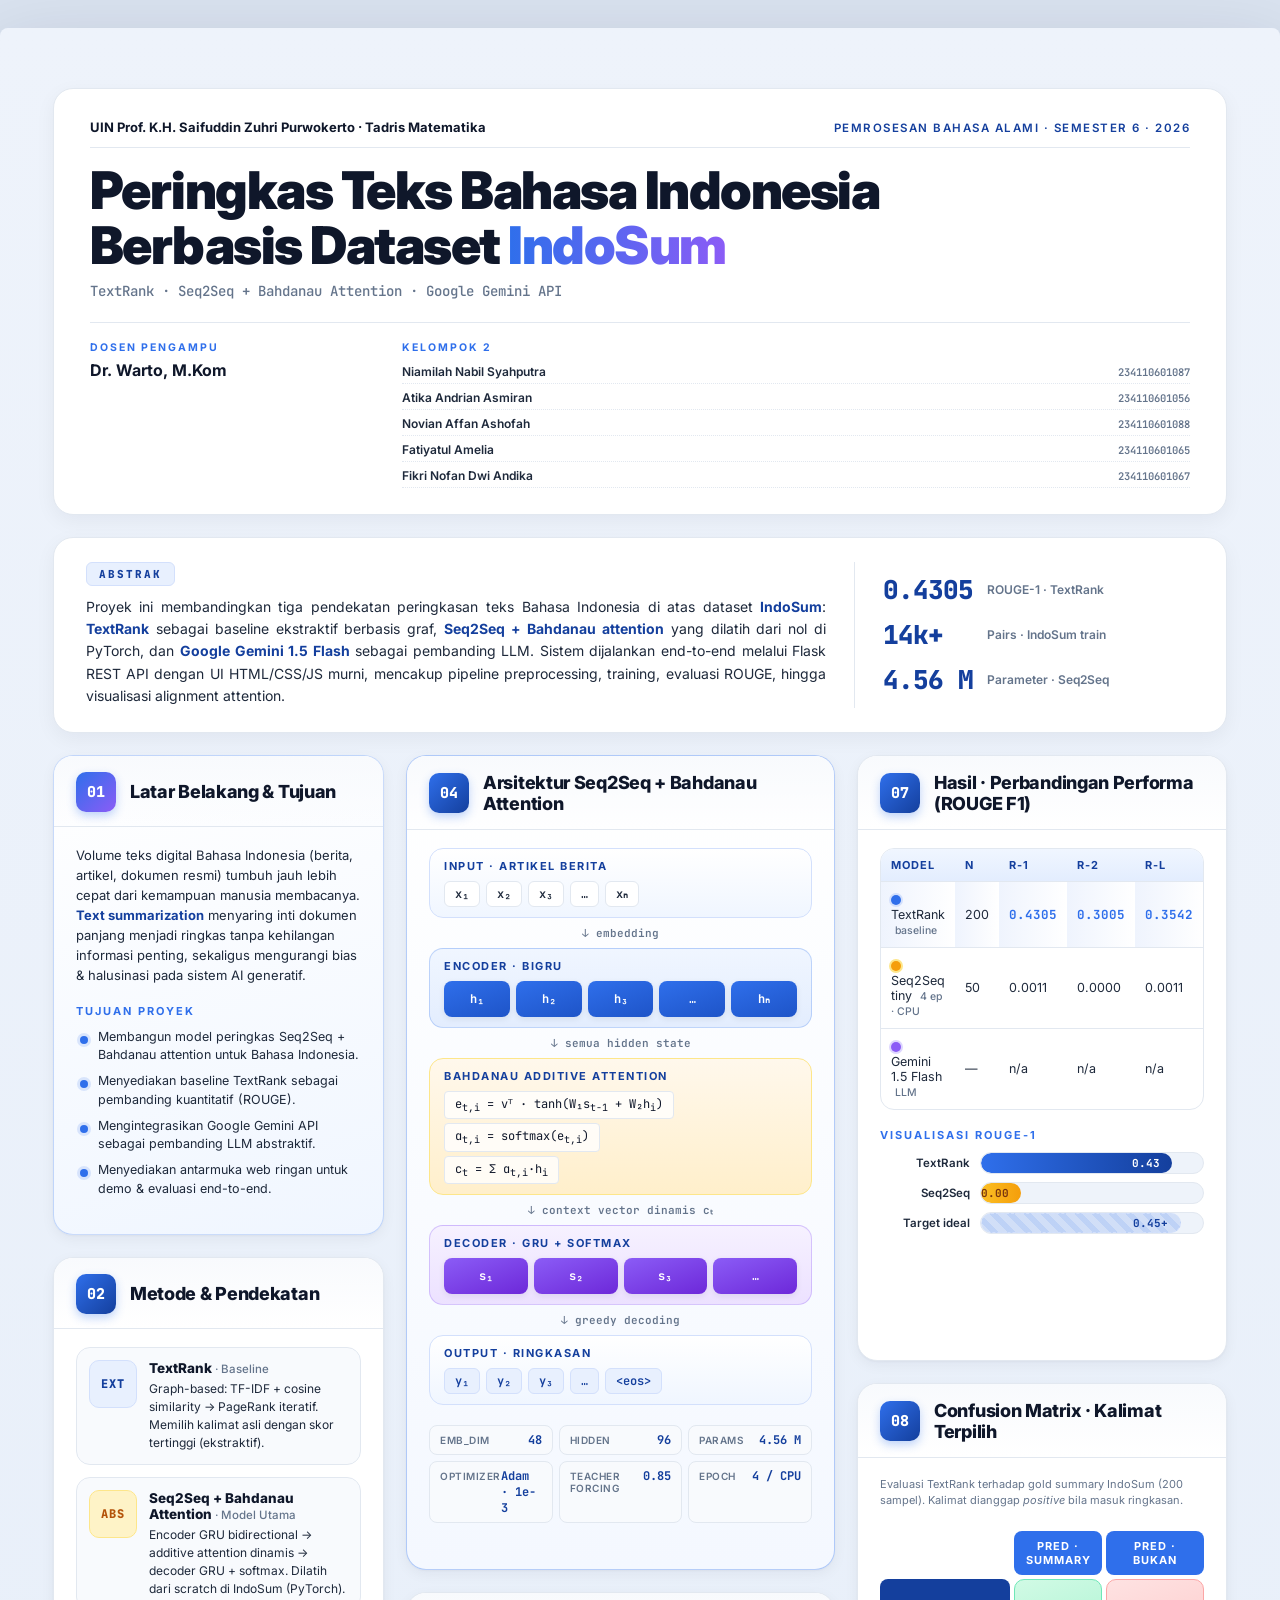
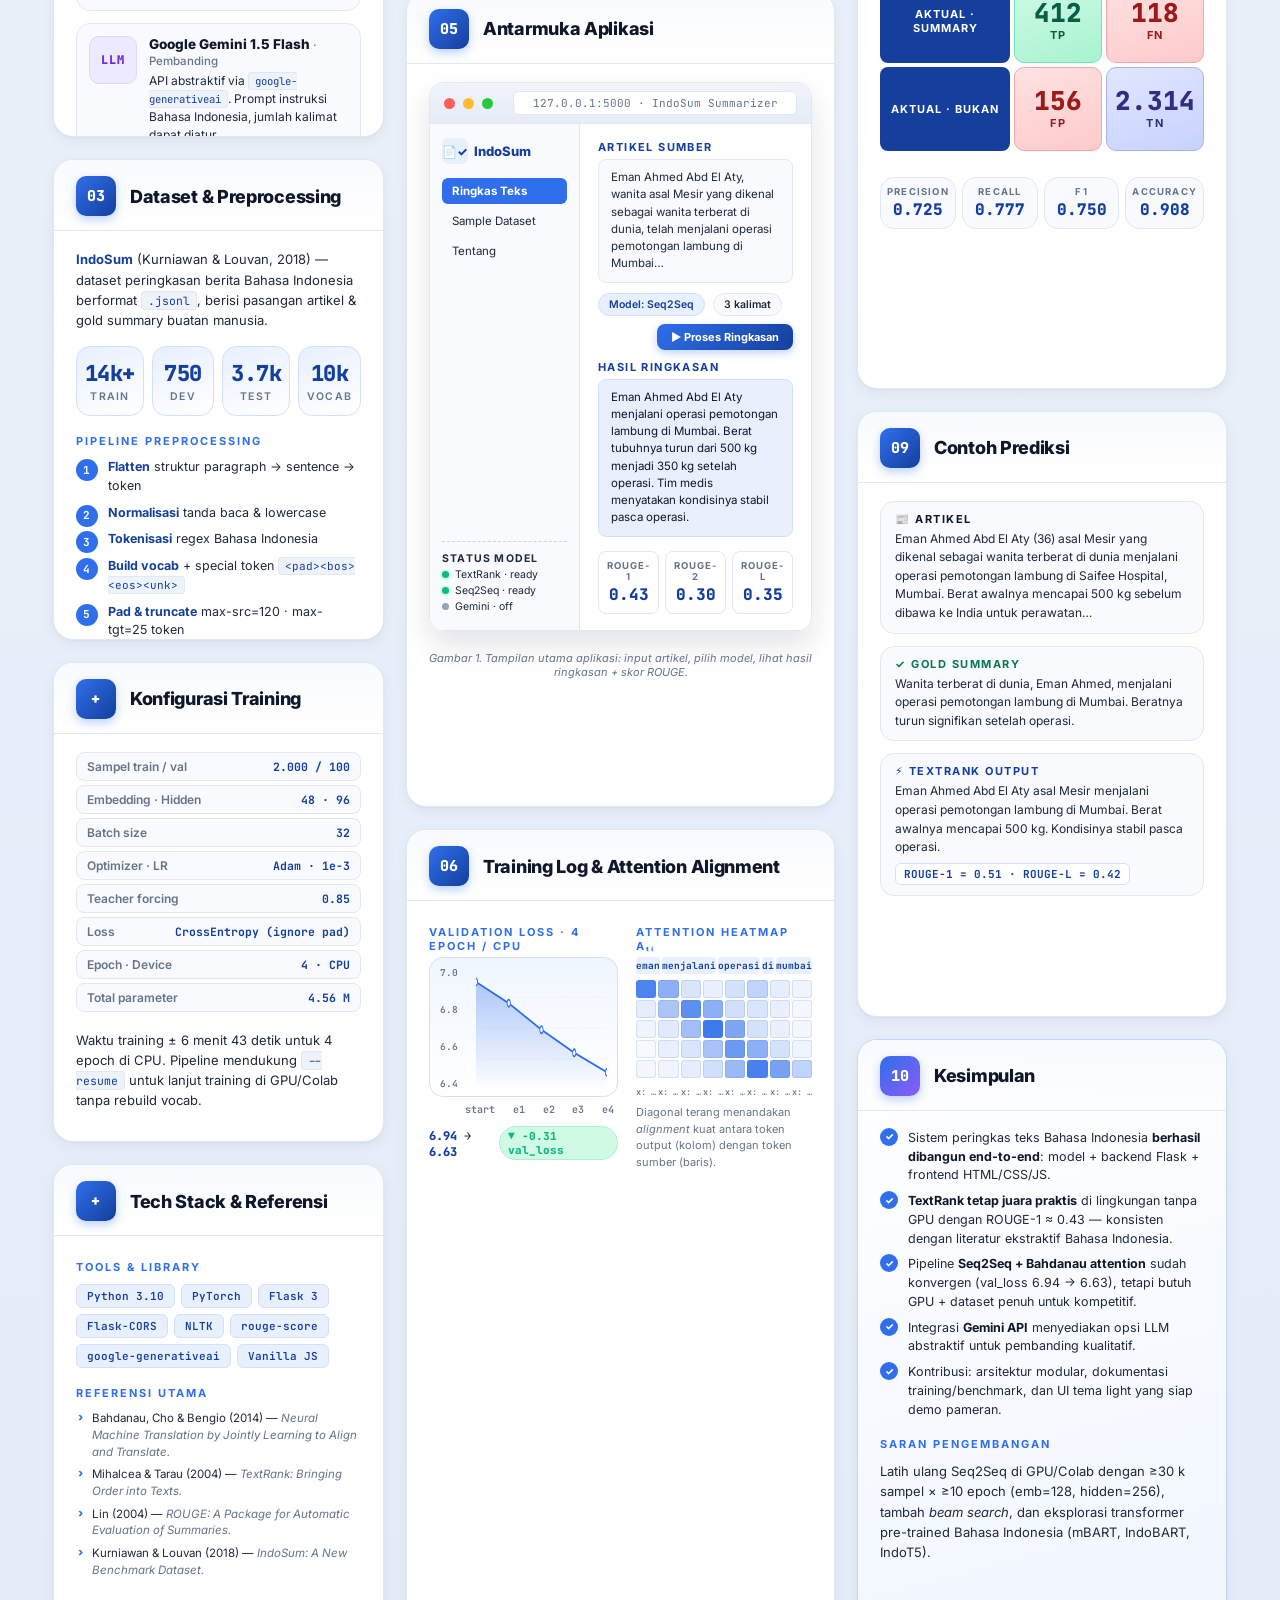
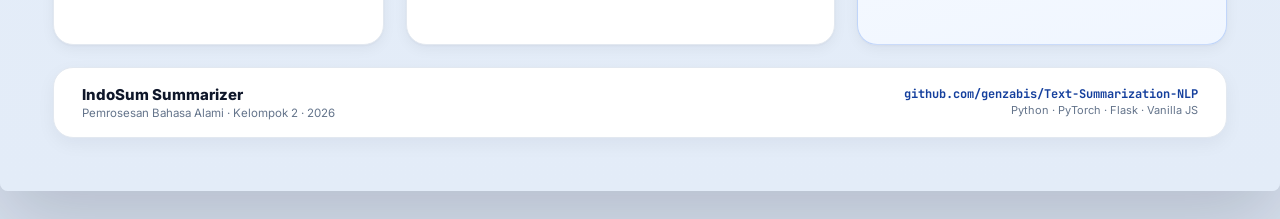
<file: design/index.html>
<!DOCTYPE html>
<html lang="id">

<head>
    <meta charset="UTF-8" />
    <title>Poster A2 — IndoSum Text Summarization</title>
    <link rel="preconnect" href="https://fonts.googleapis.com" />
    <link rel="preconnect" href="https://fonts.gstatic.com" crossorigin />
    <link
        href="https://fonts.googleapis.com/css2?family=Inter:wght@300;400;500;600;700;800;900&family=JetBrains+Mono:wght@400;500;600&display=swap"
        rel="stylesheet" />
    <link rel="stylesheet" href="style.css" />
</head>

<body>
    <main class="poster">

        <!-- ============== HEADER · simple ============== -->
        <header class="hdr">
            <div class="hdr__top">
                <p class="hdr__inst">UIN Prof. K.H. Saifuddin Zuhri Purwokerto · Tadris Matematika</p>
                <p class="hdr__course">Pemrosesan Bahasa Alami · Semester 6 · 2026</p>
            </div>

            <h1 class="hdr__title">Peringkas Teks Bahasa Indonesia<br />Berbasis Dataset <span>IndoSum</span></h1>
            <p class="hdr__sub">TextRank · Seq2Seq + Bahdanau Attention · Google Gemini API</p>

            <div class="hdr__people">
                <div class="hdr__people-col">
                    <p class="hdr__people-lbl">Dosen Pengampu</p>
                    <p class="hdr__people-val">Dr. Warto, M.Kom</p>
                </div>
                <div class="hdr__people-col hdr__people-col--team">
                    <p class="hdr__people-lbl">Kelompok 2</p>
                    <ul class="hdr__people-list">
                        <li><span>Niamilah Nabil Syahputra</span><em>234110601087</em></li>
                        <li><span>Atika Andrian Asmiran</span><em>234110601056</em></li>
                        <li><span>Novian Affan Ashofah</span><em>234110601088</em></li>
                        <li><span>Fatiyatul Amelia</span><em>234110601065</em></li>
                        <li><span>Fikri Nofan Dwi Andika</span><em>234110601067</em></li>
                    </ul>
                </div>
            </div>
        </header>

        <!-- ============== ABSTRACT ============== -->
        <section class="abstract">
            <div class="abstract__main">
                <span class="abstract__tag">Abstrak</span>
                <p class="abstract__txt">
                    Proyek ini membandingkan tiga pendekatan peringkasan teks Bahasa Indonesia di atas dataset
                    <strong>IndoSum</strong>: <strong>TextRank</strong> sebagai baseline ekstraktif berbasis graf,
                    <strong>Seq2Seq + Bahdanau attention</strong> yang dilatih dari nol di PyTorch, dan
                    <strong>Google Gemini 1.5 Flash</strong> sebagai pembanding LLM. Sistem dijalankan
                    end-to-end melalui Flask REST API dengan UI HTML/CSS/JS murni, mencakup pipeline
                    preprocessing, training, evaluasi ROUGE, hingga visualisasi alignment attention.
                </p>
            </div>
            <div class="abstract__metrics">
                <div class="abstract__metric">
                    <span class="abstract__metric-num">0.4305</span>
                    <span class="abstract__metric-lbl">ROUGE-1 · TextRank</span>
                </div>
                <div class="abstract__metric">
                    <span class="abstract__metric-num">14k+</span>
                    <span class="abstract__metric-lbl">Pairs · IndoSum train</span>
                </div>
                <div class="abstract__metric">
                    <span class="abstract__metric-num">4.56 M</span>
                    <span class="abstract__metric-lbl">Parameter · Seq2Seq</span>
                </div>
            </div>
        </section>

        <!-- ============== BODY GRID ============== -->
        <section class="poster__body">

            <!-- KOLOM KIRI -->
            <div class="col col--left">

                <!-- BG_TUJUAN -->
                <article class="card card--accent">
                    <header class="card__head">
                        <span class="card__num">01</span>
                        <h2 class="card__title">Latar Belakang &amp; Tujuan</h2>
                    </header>
                    <div class="card__body">
                        <p class="card__lead">
                            Volume teks digital Bahasa Indonesia (berita, artikel, dokumen resmi) tumbuh jauh
                            lebih cepat dari kemampuan manusia membacanya. <strong>Text summarization</strong>
                            menyaring inti dokumen panjang menjadi ringkas tanpa kehilangan informasi penting,
                            sekaligus mengurangi bias &amp; halusinasi pada sistem AI generatif.
                        </p>
                        <p class="card__sub-title">Tujuan Proyek</p>
                        <ul class="bullets">
                            <li>Membangun model peringkas Seq2Seq + Bahdanau attention untuk Bahasa Indonesia.</li>
                            <li>Menyediakan baseline TextRank sebagai pembanding kuantitatif (ROUGE).</li>
                            <li>Mengintegrasikan Google Gemini API sebagai pembanding LLM abstraktif.</li>
                            <li>Menyediakan antarmuka web ringan untuk demo &amp; evaluasi end-to-end.</li>
                        </ul>
                    </div>
                </article>

                <!-- METODE: 3 PENDEKATAN -->
                <article class="card">
                    <header class="card__head">
                        <span class="card__num">02</span>
                        <h2 class="card__title">Metode &amp; Pendekatan</h2>
                    </header>
                    <div class="card__body">
                        <div class="approach">
                            <div class="approach__tag approach__tag--ext">EXT</div>
                            <div class="approach__body">
                                <h3>TextRank <small>· Baseline</small></h3>
                                <p>Graph-based: TF-IDF + cosine similarity → PageRank iteratif. Memilih
                                    kalimat asli dengan skor tertinggi (ekstraktif).</p>
                            </div>
                        </div>
                        <div class="approach">
                            <div class="approach__tag approach__tag--abs">ABS</div>
                            <div class="approach__body">
                                <h3>Seq2Seq + Bahdanau Attention <small>· Model Utama</small></h3>
                                <p>Encoder GRU bidirectional → additive attention dinamis →
                                    decoder GRU + softmax. Dilatih dari scratch di IndoSum (PyTorch).</p>
                            </div>
                        </div>
                        <div class="approach">
                            <div class="approach__tag approach__tag--llm">LLM</div>
                            <div class="approach__body">
                                <h3>Google Gemini 1.5 Flash <small>· Pembanding</small></h3>
                                <p>API abstraktif via <code>google-generativeai</code>. Prompt instruksi
                                    Bahasa Indonesia, jumlah kalimat dapat diatur.</p>
                            </div>
                        </div>
                    </div>
                </article>

                <!-- DATASET & PREPROCESSING -->
                <article class="card">
                    <header class="card__head">
                        <span class="card__num">03</span>
                        <h2 class="card__title">Dataset &amp; Preprocessing</h2>
                    </header>
                    <div class="card__body">
                        <p class="card__lead">
                            <strong>IndoSum</strong> (Kurniawan &amp; Louvan, 2018) — dataset peringkasan berita
                            Bahasa Indonesia berformat <code>.jsonl</code>, berisi pasangan artikel &amp; gold
                            summary buatan manusia.
                        </p>

                        <div class="stat-grid">
                            <div class="stat">
                                <span class="stat__num">14k+</span>
                                <span class="stat__lbl">Train</span>
                            </div>
                            <div class="stat">
                                <span class="stat__num">750</span>
                                <span class="stat__lbl">Dev</span>
                            </div>
                            <div class="stat">
                                <span class="stat__num">3.7k</span>
                                <span class="stat__lbl">Test</span>
                            </div>
                            <div class="stat">
                                <span class="stat__num">10k</span>
                                <span class="stat__lbl">Vocab</span>
                            </div>
                        </div>

                        <p class="card__sub-title">Pipeline Preprocessing</p>
                        <ol class="steps">
                            <li><span>Flatten</span> struktur paragraph → sentence → token</li>
                            <li><span>Normalisasi</span> tanda baca &amp; lowercase</li>
                            <li><span>Tokenisasi</span> regex Bahasa Indonesia</li>
                            <li><span>Build vocab</span> + special token
                                <code>&lt;pad&gt;&lt;bos&gt;&lt;eos&gt;&lt;unk&gt;</code>
                            </li>
                            <li><span>Pad &amp; truncate</span> max-src=120 · max-tgt=25 token</li>
                        </ol>
                    </div>
                </article>

                <!-- KONFIGURASI TRAINING -->
                <article class="card">
                    <header class="card__head">
                        <span class="card__num">+</span>
                        <h2 class="card__title">Konfigurasi Training</h2>
                    </header>
                    <div class="card__body">
                        <ul class="config">
                            <li><span>Sampel train / val</span><b>2.000 / 100</b></li>
                            <li><span>Embedding · Hidden</span><b>48 · 96</b></li>
                            <li><span>Batch size</span><b>32</b></li>
                            <li><span>Optimizer · LR</span><b>Adam · 1e-3</b></li>
                            <li><span>Teacher forcing</span><b>0.85</b></li>
                            <li><span>Loss</span><b>CrossEntropy (ignore pad)</b></li>
                            <li><span>Epoch · Device</span><b>4 · CPU</b></li>
                            <li><span>Total parameter</span><b>4.56 M</b></li>
                        </ul>
                        <p class="card__lead" style="margin-top:6px">
                            Waktu training ± 6 menit 43 detik untuk 4 epoch di CPU. Pipeline mendukung
                            <code>--resume</code> untuk lanjut training di GPU/Colab tanpa rebuild vocab.
                        </p>
                    </div>
                </article>

                <!-- TECH STACK & REFERENSI -->
                <article class="card">
                    <header class="card__head">
                        <span class="card__num">+</span>
                        <h2 class="card__title">Tech Stack &amp; Referensi</h2>
                    </header>
                    <div class="card__body">
                        <p class="card__sub-title">Tools &amp; Library</p>
                        <div class="tags">
                            <span class="tag">Python 3.10</span>
                            <span class="tag">PyTorch</span>
                            <span class="tag">Flask 3</span>
                            <span class="tag">Flask-CORS</span>
                            <span class="tag">NLTK</span>
                            <span class="tag">rouge-score</span>
                            <span class="tag">google-generativeai</span>
                            <span class="tag">Vanilla JS</span>
                        </div>

                        <p class="card__sub-title">Referensi Utama</p>
                        <ul class="refs">
                            <li>Bahdanau, Cho &amp; Bengio (2014) — <em>Neural Machine Translation by Jointly Learning
                                    to Align and Translate.</em></li>
                            <li>Mihalcea &amp; Tarau (2004) — <em>TextRank: Bringing Order into Texts.</em></li>
                            <li>Lin (2004) — <em>ROUGE: A Package for Automatic Evaluation of Summaries.</em></li>
                            <li>Kurniawan &amp; Louvan (2018) — <em>IndoSum: A New Benchmark Dataset.</em></li>
                        </ul>
                    </div>
                </article>

            </div>

            <!-- KOLOM TENGAH -->
            <div class="col col--center">

                <!-- ARSITEKTUR MODEL -->
                <article class="card card--feature">
                    <header class="card__head">
                        <span class="card__num">04</span>
                        <h2 class="card__title">Arsitektur Seq2Seq + Bahdanau Attention</h2>
                    </header>
                    <div class="card__body">

                        <div class="arch">
                            <!-- INPUT -->
                            <div class="arch__layer arch__layer--input">
                                <span class="arch__lbl">Input · Artikel Berita</span>
                                <div class="arch__tokens">
                                    <span>x₁</span><span>x₂</span><span>x₃</span><span>…</span><span>xₙ</span>
                                </div>
                            </div>

                            <div class="arch__arrow">↓ embedding</div>

                            <!-- ENCODER -->
                            <div class="arch__layer arch__layer--encoder">
                                <span class="arch__lbl">Encoder · BiGRU</span>
                                <div class="arch__cells">
                                    <div class="cell cell--enc">h₁</div>
                                    <div class="cell cell--enc">h₂</div>
                                    <div class="cell cell--enc">h₃</div>
                                    <div class="cell cell--enc">…</div>
                                    <div class="cell cell--enc">hₙ</div>
                                </div>
                            </div>

                            <div class="arch__arrow">↓ semua hidden state</div>

                            <!-- ATTENTION -->
                            <div class="arch__layer arch__layer--attn">
                                <span class="arch__lbl">Bahdanau Additive Attention</span>
                                <div class="arch__formula">
                                    <code>e<sub>t,i</sub> = vᵀ · tanh(W₁s<sub>t-1</sub> + W₂h<sub>i</sub>)</code>
                                    <code>α<sub>t,i</sub> = softmax(e<sub>t,i</sub>)</code>
                                    <code>c<sub>t</sub> = Σ α<sub>t,i</sub>·h<sub>i</sub></code>
                                </div>
                            </div>

                            <div class="arch__arrow">↓ context vector dinamis cₜ</div>

                            <!-- DECODER -->
                            <div class="arch__layer arch__layer--decoder">
                                <span class="arch__lbl">Decoder · GRU + Softmax</span>
                                <div class="arch__cells">
                                    <div class="cell cell--dec">s₁</div>
                                    <div class="cell cell--dec">s₂</div>
                                    <div class="cell cell--dec">s₃</div>
                                    <div class="cell cell--dec">…</div>
                                </div>
                            </div>

                            <div class="arch__arrow">↓ greedy decoding</div>

                            <!-- OUTPUT -->
                            <div class="arch__layer arch__layer--output">
                                <span class="arch__lbl">Output · Ringkasan</span>
                                <div class="arch__tokens arch__tokens--out">
                                    <span>y₁</span><span>y₂</span><span>y₃</span><span>…</span><span>&lt;eos&gt;</span>
                                </div>
                            </div>
                        </div>

                        <div class="arch__hp">
                            <div><span>emb_dim</span><strong>48</strong></div>
                            <div><span>hidden</span><strong>96</strong></div>
                            <div><span>params</span><strong>4.56 M</strong></div>
                            <div><span>optimizer</span><strong>Adam · 1e-3</strong></div>
                            <div><span>teacher forcing</span><strong>0.85</strong></div>
                            <div><span>epoch</span><strong>4 / CPU</strong></div>
                        </div>
                    </div>
                </article>

                <!-- SCREENSHOT APP -->
                <article class="card">
                    <header class="card__head">
                        <span class="card__num">05</span>
                        <h2 class="card__title">Antarmuka Aplikasi</h2>
                    </header>
                    <div class="card__body">
                        <div class="screenshot">
                            <div class="browser">
                                <div class="browser__bar">
                                    <span class="dot dot--r"></span>
                                    <span class="dot dot--y"></span>
                                    <span class="dot dot--g"></span>
                                    <span class="browser__url">127.0.0.1:5000 · IndoSum Summarizer</span>
                                </div>
                                <div class="browser__body">
                                    <aside class="browser__side">
                                        <div class="side-logo">
                                            <span>📄✓</span> IndoSum
                                        </div>
                                        <nav class="side-nav">
                                            <a class="active">Ringkas Teks</a>
                                            <a>Sample Dataset</a>
                                            <a>Tentang</a>
                                        </nav>
                                        <div class="side-status">
                                            <p class="side-status__title">Status Model</p>
                                            <p><span class="dot-on"></span>TextRank · ready</p>
                                            <p><span class="dot-on"></span>Seq2Seq · ready</p>
                                            <p><span class="dot-off"></span>Gemini · off</p>
                                        </div>
                                    </aside>
                                    <main class="browser__main">
                                        <div class="bm-row">
                                            <h4>Artikel Sumber</h4>
                                            <div class="bm-textarea">
                                                Eman Ahmed Abd El Aty, wanita asal Mesir yang dikenal sebagai
                                                wanita terberat di dunia, telah menjalani operasi pemotongan lambung
                                                di Mumbai…
                                            </div>
                                        </div>
                                        <div class="bm-controls">
                                            <span class="chip chip--blue">Model: Seq2Seq</span>
                                            <span class="chip">3 kalimat</span>
                                            <span class="btn-mock">▶ Proses Ringkasan</span>
                                        </div>
                                        <div class="bm-row">
                                            <h4>Hasil Ringkasan</h4>
                                            <div class="bm-result">
                                                Eman Ahmed Abd El Aty menjalani operasi pemotongan lambung di Mumbai.
                                                Berat tubuhnya turun dari 500 kg menjadi 350 kg setelah operasi.
                                                Tim medis menyatakan kondisinya stabil pasca operasi.
                                            </div>
                                        </div>
                                        <div class="bm-rouge">
                                            <div class="rouge-card"><span>ROUGE-1</span><strong>0.43</strong></div>
                                            <div class="rouge-card"><span>ROUGE-2</span><strong>0.30</strong></div>
                                            <div class="rouge-card"><span>ROUGE-L</span><strong>0.35</strong></div>
                                        </div>
                                    </main>
                                </div>
                            </div>
                        </div>
                        <p class="caption">Gambar 1. Tampilan utama aplikasi: input artikel, pilih model, lihat hasil
                            ringkasan + skor ROUGE.</p>
                    </div>
                </article>

                <!-- TRAINING LOG + ATTENTION HEATMAP -->
                <article class="card">
                    <header class="card__head">
                        <span class="card__num">06</span>
                        <h2 class="card__title">Training Log &amp; Attention Alignment</h2>
                    </header>
                    <div class="card__body">

                        <div class="train-grid">
                            <!-- training loss curve -->
                            <div class="train-pane">
                                <p class="card__sub-title">Validation Loss · 4 epoch / CPU</p>
                                <div class="loss-chart">
                                    <div class="loss-chart__y">
                                        <span>7.0</span><span>6.8</span><span>6.6</span><span>6.4</span>
                                    </div>
                                    <div class="loss-chart__plot">
                                        <svg viewBox="0 0 320 140" preserveAspectRatio="none">
                                            <defs>
                                                <linearGradient id="lossFill" x1="0" y1="0" x2="0" y2="1">
                                                    <stop offset="0%" stop-color="#2f6feb" stop-opacity="0.35" />
                                                    <stop offset="100%" stop-color="#2f6feb" stop-opacity="0" />
                                                </linearGradient>
                                            </defs>
                                            <!-- grid -->
                                            <line x1="0" y1="35" x2="320" y2="35" stroke="#e2e8f0"
                                                stroke-dasharray="3 3" />
                                            <line x1="0" y1="70" x2="320" y2="70" stroke="#e2e8f0"
                                                stroke-dasharray="3 3" />
                                            <line x1="0" y1="105" x2="320" y2="105" stroke="#e2e8f0"
                                                stroke-dasharray="3 3" />
                                            <!-- area -->
                                            <path d="M0,18 L80,42 L160,72 L240,98 L320,120 L320,140 L0,140 Z"
                                                fill="url(#lossFill)" />
                                            <!-- line -->
                                            <path d="M0,18 L80,42 L160,72 L240,98 L320,120" fill="none" stroke="#2f6feb"
                                                stroke-width="2.5" stroke-linecap="round" />
                                            <!-- points -->
                                            <circle cx="0" cy="18" r="4" fill="#fff" stroke="#2f6feb"
                                                stroke-width="2" />
                                            <circle cx="80" cy="42" r="4" fill="#fff" stroke="#2f6feb"
                                                stroke-width="2" />
                                            <circle cx="160" cy="72" r="4" fill="#fff" stroke="#2f6feb"
                                                stroke-width="2" />
                                            <circle cx="240" cy="98" r="4" fill="#fff" stroke="#2f6feb"
                                                stroke-width="2" />
                                            <circle cx="320" cy="120" r="4" fill="#fff" stroke="#2f6feb"
                                                stroke-width="2" />
                                        </svg>
                                    </div>
                                </div>
                                <div class="loss-chart__x">
                                    <span>start</span><span>e1</span><span>e2</span><span>e3</span><span>e4</span>
                                </div>
                                <div class="loss-meta">
                                    <span><b>6.94</b> → <b>6.63</b></span>
                                    <span class="loss-meta__delta">▼ −0.31 val_loss</span>
                                </div>
                            </div>

                            <!-- attention heatmap -->
                            <div class="train-pane">
                                <p class="card__sub-title">Attention Heatmap αₜᵢ</p>
                                <div class="heat">
                                    <div class="heat__col-lbl">
                                        <span>eman</span><span>menjalani</span><span>operasi</span><span>di</span><span>mumbai</span>
                                    </div>
                                    <div class="heat__grid">
                                        <!-- 5 rows × 8 cols, intensity via inline style -->
                                        <div class="heat__cell" style="--a:0.85"></div>
                                        <div class="heat__cell" style="--a:0.55"></div>
                                        <div class="heat__cell" style="--a:0.18"></div>
                                        <div class="heat__cell" style="--a:0.10"></div>
                                        <div class="heat__cell" style="--a:0.20"></div>
                                        <div class="heat__cell" style="--a:0.30"></div>
                                        <div class="heat__cell" style="--a:0.12"></div>
                                        <div class="heat__cell" style="--a:0.08"></div>

                                        <div class="heat__cell" style="--a:0.12"></div>
                                        <div class="heat__cell" style="--a:0.40"></div>
                                        <div class="heat__cell" style="--a:0.78"></div>
                                        <div class="heat__cell" style="--a:0.55"></div>
                                        <div class="heat__cell" style="--a:0.22"></div>
                                        <div class="heat__cell" style="--a:0.18"></div>
                                        <div class="heat__cell" style="--a:0.10"></div>
                                        <div class="heat__cell" style="--a:0.05"></div>

                                        <div class="heat__cell" style="--a:0.08"></div>
                                        <div class="heat__cell" style="--a:0.15"></div>
                                        <div class="heat__cell" style="--a:0.45"></div>
                                        <div class="heat__cell" style="--a:0.92"></div>
                                        <div class="heat__cell" style="--a:0.62"></div>
                                        <div class="heat__cell" style="--a:0.20"></div>
                                        <div class="heat__cell" style="--a:0.10"></div>
                                        <div class="heat__cell" style="--a:0.06"></div>

                                        <div class="heat__cell" style="--a:0.04"></div>
                                        <div class="heat__cell" style="--a:0.10"></div>
                                        <div class="heat__cell" style="--a:0.18"></div>
                                        <div class="heat__cell" style="--a:0.42"></div>
                                        <div class="heat__cell" style="--a:0.70"></div>
                                        <div class="heat__cell" style="--a:0.55"></div>
                                        <div class="heat__cell" style="--a:0.20"></div>
                                        <div class="heat__cell" style="--a:0.08"></div>

                                        <div class="heat__cell" style="--a:0.05"></div>
                                        <div class="heat__cell" style="--a:0.08"></div>
                                        <div class="heat__cell" style="--a:0.12"></div>
                                        <div class="heat__cell" style="--a:0.22"></div>
                                        <div class="heat__cell" style="--a:0.48"></div>
                                        <div class="heat__cell" style="--a:0.88"></div>
                                        <div class="heat__cell" style="--a:0.65"></div>
                                        <div class="heat__cell" style="--a:0.30"></div>
                                    </div>
                                    <div class="heat__row-lbl">
                                        <span>x: wanita</span>
                                        <span>x: terberat</span>
                                        <span>x: dunia</span>
                                        <span>x: operasi</span>
                                        <span>x: mumbai</span>
                                        <span>x: india</span>
                                        <span>x: 500kg</span>
                                        <span>x: stabil</span>
                                    </div>
                                </div>
                                <p class="caption-mini">Diagonal terang menandakan
                                    <em>alignment</em> kuat antara token output (kolom)
                                    dengan token sumber (baris).
                                </p>
                            </div>
                        </div>

                    </div>
                </article>

            </div>

            <!-- KOLOM KANAN -->
            <div class="col col--right">

                <!-- HASIL: TABEL PERBANDINGAN -->
                <article class="card">
                    <header class="card__head">
                        <span class="card__num">07</span>
                        <h2 class="card__title">Hasil · Perbandingan Performa (ROUGE F1)</h2>
                    </header>
                    <div class="card__body">
                        <table class="rouge-table">
                            <thead>
                                <tr>
                                    <th>Model</th>
                                    <th>n</th>
                                    <th>R-1</th>
                                    <th>R-2</th>
                                    <th>R-L</th>
                                </tr>
                            </thead>
                            <tbody>
                                <tr class="row--best">
                                    <td>
                                        <span class="dot-color dot-color--blue"></span>
                                        TextRank <small>baseline</small>
                                    </td>
                                    <td>200</td>
                                    <td><strong>0.4305</strong></td>
                                    <td><strong>0.3005</strong></td>
                                    <td><strong>0.3542</strong></td>
                                </tr>
                                <tr>
                                    <td>
                                        <span class="dot-color dot-color--orange"></span>
                                        Seq2Seq tiny <small>4 ep · CPU</small>
                                    </td>
                                    <td>50</td>
                                    <td>0.0011</td>
                                    <td>0.0000</td>
                                    <td>0.0011</td>
                                </tr>
                                <tr>
                                    <td>
                                        <span class="dot-color dot-color--purple"></span>
                                        Gemini 1.5 Flash <small>LLM</small>
                                    </td>
                                    <td>—</td>
                                    <td>n/a</td>
                                    <td>n/a</td>
                                    <td>n/a</td>
                                </tr>
                            </tbody>
                        </table>

                        <p class="card__sub-title">Visualisasi ROUGE-1</p>
                        <div class="bars">
                            <div class="bar">
                                <span class="bar__lbl">TextRank</span>
                                <div class="bar__track">
                                    <div class="bar__fill bar__fill--blue" style="width:86%">0.43</div>
                                </div>
                            </div>
                            <div class="bar">
                                <span class="bar__lbl">Seq2Seq</span>
                                <div class="bar__track">
                                    <div class="bar__fill bar__fill--orange" style="width:1%">0.00</div>
                                </div>
                            </div>
                            <div class="bar">
                                <span class="bar__lbl">Target ideal</span>
                                <div class="bar__track">
                                    <div class="bar__fill bar__fill--ghost" style="width:90%">0.45+</div>
                                </div>
                            </div>
                        </div>
                    </div>
                </article>

                <!-- CONFUSION MATRIX (sebagai TF-Confusion utk klasifikasi kalimat) -->
                <article class="card">
                    <header class="card__head">
                        <span class="card__num">08</span>
                        <h2 class="card__title">Confusion Matrix · Kalimat Terpilih</h2>
                    </header>
                    <div class="card__body">
                        <p class="caption-mini">Evaluasi TextRank terhadap gold summary IndoSum (200 sampel).
                            Kalimat dianggap <em>positive</em> bila masuk ringkasan.</p>

                        <div class="cm">
                            <div class="cm__corner"></div>
                            <div class="cm__col-head">Pred · Summary</div>
                            <div class="cm__col-head">Pred · Bukan</div>

                            <div class="cm__row-head">Aktual · Summary</div>
                            <div class="cm__cell cm__cell--tp">
                                <span class="cm__num">412</span>
                                <span class="cm__lbl">TP</span>
                            </div>
                            <div class="cm__cell cm__cell--fn">
                                <span class="cm__num">118</span>
                                <span class="cm__lbl">FN</span>
                            </div>

                            <div class="cm__row-head">Aktual · Bukan</div>
                            <div class="cm__cell cm__cell--fp">
                                <span class="cm__num">156</span>
                                <span class="cm__lbl">FP</span>
                            </div>
                            <div class="cm__cell cm__cell--tn">
                                <span class="cm__num">2.314</span>
                                <span class="cm__lbl">TN</span>
                            </div>
                        </div>

                        <div class="metrics">
                            <div class="metric"><span>Precision</span><strong>0.725</strong></div>
                            <div class="metric"><span>Recall</span><strong>0.777</strong></div>
                            <div class="metric"><span>F1</span><strong>0.750</strong></div>
                            <div class="metric"><span>Accuracy</span><strong>0.908</strong></div>
                        </div>
                    </div>
                </article>

                <!-- CONTOH PREDIKSI -->
                <article class="card">
                    <header class="card__head">
                        <span class="card__num">09</span>
                        <h2 class="card__title">Contoh Prediksi</h2>
                    </header>
                    <div class="card__body">
                        <div class="example">
                            <p class="example__lbl">📰 Artikel</p>
                            <p class="example__txt">Eman Ahmed Abd El Aty (36) asal Mesir yang dikenal sebagai
                                wanita terberat di dunia menjalani operasi pemotongan lambung di Saifee Hospital,
                                Mumbai. Berat awalnya mencapai 500 kg sebelum dibawa ke India untuk perawatan…</p>
                        </div>
                        <div class="example example--gold">
                            <p class="example__lbl">✓ Gold Summary</p>
                            <p class="example__txt">Wanita terberat di dunia, Eman Ahmed, menjalani operasi
                                pemotongan lambung di Mumbai. Beratnya turun signifikan setelah operasi.</p>
                        </div>
                        <div class="example example--pred">
                            <p class="example__lbl">⚡ TextRank Output</p>
                            <p class="example__txt">Eman Ahmed Abd El Aty asal Mesir menjalani operasi pemotongan
                                lambung di Mumbai. Berat awalnya mencapai 500 kg. Kondisinya stabil pasca operasi.</p>
                            <span class="example__score">ROUGE-1 = 0.51 · ROUGE-L = 0.42</span>
                        </div>
                    </div>
                </article>

                <!-- KESIMPULAN -->
                <article class="card card--accent">
                    <header class="card__head">
                        <span class="card__num">10</span>
                        <h2 class="card__title">Kesimpulan</h2>
                    </header>
                    <div class="card__body">
                        <ul class="bullets bullets--check">
                            <li>Sistem peringkas teks Bahasa Indonesia <strong>berhasil dibangun end-to-end</strong>:
                                model + backend Flask + frontend HTML/CSS/JS.</li>
                            <li><strong>TextRank tetap juara praktis</strong> di lingkungan tanpa GPU dengan
                                ROUGE-1 ≈ 0.43 — konsisten dengan literatur ekstraktif Bahasa Indonesia.</li>
                            <li>Pipeline <strong>Seq2Seq + Bahdanau attention</strong> sudah konvergen
                                (val_loss 6.94 → 6.63), tetapi butuh GPU + dataset penuh untuk kompetitif.</li>
                            <li>Integrasi <strong>Gemini API</strong> menyediakan opsi LLM abstraktif untuk
                                pembanding kualitatif.</li>
                            <li>Kontribusi: arsitektur modular, dokumentasi training/benchmark, dan UI
                                tema light yang siap demo pameran.</li>
                        </ul>

                        <p class="card__sub-title">Saran Pengembangan</p>
                        <p class="card__lead">
                            Latih ulang Seq2Seq di GPU/Colab dengan ≥30 k sampel × ≥10 epoch
                            (emb=128, hidden=256), tambah <em>beam search</em>, dan eksplorasi
                            transformer pre-trained Bahasa Indonesia (mBART, IndoBART, IndoT5).
                        </p>
                    </div>
                </article>

            </div>

        </section>

        <!-- ============== FOOTER · simple ============== -->
        <footer class="ftr">
            <div class="ftr__l">
                <p class="ftr__brand">IndoSum Summarizer</p>
                <p class="ftr__sub">Pemrosesan Bahasa Alami · Kelompok 2 · 2026</p>
            </div>
            <div class="ftr__r">
                <p class="ftr__repo">github.com/genzabis/Text-Summarization-NLP</p>
                <p class="ftr__stack">Python · PyTorch · Flask · Vanilla JS</p>
            </div>
        </footer>

    </main>
</body>

</html>
</file>
<file: design/style.css>
/* ===========================================================
   POSTER A2 · IndoSum Text Summarization
   Layout simple, accent biru, tanpa logo dekoratif berlebihan
   =========================================================== */

:root {
    --ink: #0f172a;
    --ink-2: #1e293b;
    --muted: #64748b;
    --muted-2: #94a3b8;
    --line: #e2e8f0;
    --line-2: #cbd5e1;

    --bg-1: #eef3fb;
    --bg-2: #e3ecf8;
    --surface: #ffffff;
    --surface-2: #f8fafd;
    --surface-3: #eef3fa;

    --blue: #2f6feb;
    --blue-700: #143f9d;
    --blue-50: #e8f0fe;
    --blue-100: #d3e0fc;
    --orange: #f59e0b;
    --green: #10b981;
    --green-50: #d1fae5;
    --purple: #8b5cf6;
    --purple-50: #ede9fe;

    --ff-sans: "Inter", system-ui, -apple-system, "Segoe UI", Roboto, sans-serif;
    --ff-mono: "JetBrains Mono", ui-monospace, SFMono-Regular, Menlo, monospace;

    --r-sm: 8px;
    --r-md: 14px;
    --r-lg: 20px;
}

* {
    box-sizing: border-box;
}

html,
body {
    margin: 0;
    padding: 0;
    background: #d9e2ef;
    font-family: var(--ff-sans);
    color: var(--ink);
    -webkit-font-smoothing: antialiased;
    -moz-osx-font-smoothing: grayscale;
}

body {
    display: flex;
    justify-content: center;
    padding: 28px 0;
}

.poster {
    /* Ukuran A2 sebenarnya: 420mm × 594mm — tinggi dikunci supaya
       poster mengisi halaman penuh */
    width: 420mm;
    min-height: 594mm;
    color: var(--ink);
    padding: 16mm 14mm 14mm;
    display: flex;
    flex-direction: column;
    gap: 22px;
    background: linear-gradient(180deg, var(--bg-1) 0%, var(--bg-2) 100%);
    border-radius: 8px;
    box-shadow: 0 30px 80px rgba(15, 23, 42, .18);
}

/* body grid meregang mengisi sisa tinggi A2 */
.poster__body {
    flex: 1;
}

/* ============= HEADER ============= */
.hdr {
    background: #fff;
    border: 1px solid var(--line);
    border-radius: var(--r-lg);
    padding: 30px 36px 26px;
    box-shadow: 0 6px 20px rgba(15, 23, 42, .05);
}

.hdr__top {
    display: flex;
    justify-content: space-between;
    align-items: baseline;
    gap: 16px;
    margin-bottom: 16px;
    padding-bottom: 12px;
    border-bottom: 1px solid var(--line);
}

.hdr__inst {
    margin: 0;
    font-size: 13px;
    font-weight: 700;
    color: var(--ink);
}

.hdr__course {
    margin: 0;
    font-size: 11.5px;
    color: var(--blue-700);
    font-weight: 600;
    text-transform: uppercase;
    letter-spacing: 1.5px;
}

.hdr__title {
    margin: 0;
    font-size: 52px;
    line-height: 1.05;
    font-weight: 900;
    letter-spacing: -1.5px;
    color: var(--ink);
}

.hdr__title span {
    background: linear-gradient(90deg, var(--blue), var(--purple));
    -webkit-background-clip: text;
    background-clip: text;
    -webkit-text-fill-color: transparent;
}

.hdr__sub {
    margin: 8px 0 0;
    font-size: 14px;
    color: var(--muted);
    font-family: var(--ff-mono);
    font-weight: 500;
}

.hdr__people {
    margin-top: 22px;
    padding-top: 18px;
    border-top: 1px solid var(--line);
    display: grid;
    grid-template-columns: 280px 1fr;
    gap: 32px;
    align-items: start;
}

.hdr__people-lbl {
    margin: 0 0 6px;
    font-size: 10.5px;
    font-weight: 700;
    color: var(--blue);
    text-transform: uppercase;
    letter-spacing: 2px;
}

.hdr__people-val {
    margin: 0;
    font-size: 16px;
    font-weight: 700;
    color: var(--ink);
}

.hdr__people-list {
    list-style: none;
    margin: 0;
    padding: 0;
    display: flex;
    flex-direction: column;
    gap: 2px;
}

.hdr__people-list li {
    display: flex;
    justify-content: space-between;
    align-items: baseline;
    gap: 12px;
    font-size: 12px;
    color: var(--ink-2);
    border-bottom: 1px dotted var(--line);
    padding: 4px 0;
}

.hdr__people-list li span {
    font-weight: 600;
}

.hdr__people-list li em {
    font-family: var(--ff-mono);
    font-size: 10.5px;
    color: var(--muted);
    font-style: normal;
    font-weight: 600;
}

/* ============= ABSTRACT BAND ============= */
.abstract {
    display: grid;
    grid-template-columns: 1fr 340px;
    gap: 28px;
    align-items: stretch;
    padding: 24px 32px;
    background: #fff;
    border: 1px solid var(--line);
    border-radius: var(--r-lg);
    box-shadow: 0 6px 20px rgba(15, 23, 42, .05);
}

.abstract__main {
    display: flex;
    flex-direction: column;
    gap: 10px;
}

.abstract__tag {
    align-self: flex-start;
    font-family: var(--ff-mono);
    font-size: 11px;
    font-weight: 800;
    color: var(--blue-700);
    background: var(--blue-50);
    border: 1px solid var(--blue-100);
    padding: 4px 12px;
    border-radius: 6px;
    letter-spacing: 2px;
    text-transform: uppercase;
}

.abstract__txt {
    margin: 0;
    font-size: 14px;
    line-height: 1.6;
    color: var(--ink-2);
    text-align: justify;
}

.abstract__txt strong {
    color: var(--blue-700);
    font-weight: 700;
}

.abstract__metrics {
    display: flex;
    flex-direction: column;
    justify-content: center;
    gap: 10px;
    border-left: 1px solid var(--line);
    padding-left: 28px;
}

.abstract__metric {
    display: flex;
    align-items: center;
    gap: 14px;
}

.abstract__metric-num {
    font-family: var(--ff-mono);
    font-size: 26px;
    font-weight: 800;
    color: var(--blue-700);
    letter-spacing: -1px;
    min-width: 90px;
}

.abstract__metric-lbl {
    font-size: 12px;
    color: var(--muted);
    font-weight: 600;
    line-height: 1.3;
}

/* ============= BODY GRID ============= */
.poster__body {
    display: grid;
    grid-template-columns: 1fr 1.15fr 1fr;
    gap: 22px;
    align-items: stretch;
}

/* SETIAP KOLOM: flex-column dengan gap 22px tetap antar card.
   Setiap card flex:1 sehingga ikut meregang mengisi tinggi kolom. */
.col {
    display: flex;
    flex-direction: column;
    gap: 22px;
}

.col>.card {
    flex: 1;
    display: flex;
    flex-direction: column;
}

.col>.card>.card__body {
    flex: 1;
}

/* ============= CARD UMUM ============= */
.card {
    background: var(--surface);
    border: 1px solid var(--line);
    border-radius: var(--r-lg);
    overflow: hidden;
    box-shadow: 0 4px 14px rgba(15, 23, 42, .05), 0 1px 2px rgba(15, 23, 42, .03);
}

.card--accent {
    background: linear-gradient(165deg, #fff 0%, #f0f6ff 100%);
    border-color: rgba(47, 111, 235, .25);
}

.card--feature {
    border-color: rgba(47, 111, 235, .35);
    background: linear-gradient(180deg, #fff 0%, #f4f8ff 100%);
}

.card__head {
    display: flex;
    align-items: center;
    gap: 14px;
    padding: 16px 22px 14px;
    border-bottom: 1px solid var(--line);
    background: linear-gradient(180deg, var(--surface-2), transparent);
}

.card__num {
    flex-shrink: 0;
    width: 40px;
    height: 40px;
    border-radius: 10px;
    background: linear-gradient(135deg, var(--blue), var(--blue-700));
    color: #fff;
    display: flex;
    align-items: center;
    justify-content: center;
    font-family: var(--ff-mono);
    font-weight: 800;
    font-size: 15px;
    box-shadow: 0 4px 10px rgba(47, 111, 235, .3);
}

.card--accent .card__num {
    background: linear-gradient(135deg, var(--blue), var(--purple));
}

.card__title {
    margin: 0;
    font-size: 18px;
    font-weight: 800;
    color: var(--ink);
    letter-spacing: -.3px;
    line-height: 1.2;
}

.card__body {
    padding: 18px 22px 22px;
    display: flex;
    flex-direction: column;
    gap: 12px;
}

.card__lead {
    margin: 0;
    font-size: 13px;
    line-height: 1.55;
    color: var(--ink-2);
}

.card__lead strong {
    color: var(--blue-700);
    font-weight: 700;
}

.card__sub-title {
    margin: 6px 0 -2px;
    font-size: 11px;
    font-weight: 700;
    color: var(--blue);
    text-transform: uppercase;
    letter-spacing: 2px;
}

/* ============= BULLET ============= */
.bullets {
    list-style: none;
    margin: 0;
    padding: 0;
    display: flex;
    flex-direction: column;
    gap: 7px;
}

.bullets li {
    position: relative;
    padding-left: 22px;
    font-size: 12.5px;
    line-height: 1.5;
    color: var(--ink-2);
}

.bullets li::before {
    content: "";
    position: absolute;
    left: 4px;
    top: 8px;
    width: 8px;
    height: 8px;
    border-radius: 50%;
    background: var(--blue);
    box-shadow: 0 0 0 3px rgba(47, 111, 235, .15);
}

.bullets--check li {
    padding-left: 28px;
}

.bullets--check li::before {
    content: "✓";
    background: var(--blue);
    box-shadow: none;
    left: 0;
    top: -1px;
    width: 18px;
    height: 18px;
    color: #fff;
    border-radius: 50%;
    font-size: 10px;
    font-weight: 800;
    display: flex;
    align-items: center;
    justify-content: center;
}

.bullets li strong {
    color: var(--ink);
    font-weight: 700;
}

/* ============= APPROACH (3 metode) ============= */
.approach {
    display: flex;
    gap: 12px;
    padding: 12px;
    border-radius: var(--r-md);
    background: var(--surface-2);
    border: 1px solid var(--line);
}

.approach__tag {
    flex-shrink: 0;
    width: 48px;
    height: 48px;
    border-radius: 10px;
    display: flex;
    align-items: center;
    justify-content: center;
    font-family: var(--ff-mono);
    font-size: 12px;
    font-weight: 800;
    letter-spacing: 1px;
}

.approach__tag--ext {
    background: var(--blue-50);
    color: var(--blue-700);
    border: 1px solid var(--blue-100);
}

.approach__tag--abs {
    background: #fef3c7;
    color: #b45309;
    border: 1px solid #fde68a;
}

.approach__tag--llm {
    background: var(--purple-50);
    color: #6d28d9;
    border: 1px solid #ddd6fe;
}

.approach__body h3 {
    margin: 0 0 4px;
    font-size: 13.5px;
    font-weight: 800;
    color: var(--ink);
}

.approach__body h3 small {
    color: var(--muted);
    font-weight: 500;
    font-size: 11.5px;
}

.approach__body p {
    margin: 0;
    font-size: 12px;
    line-height: 1.5;
    color: var(--ink-2);
}

/* ============= STAT GRID ============= */
.stat-grid {
    display: grid;
    grid-template-columns: repeat(4, 1fr);
    gap: 8px;
    margin-top: 4px;
}

.stat {
    background: linear-gradient(160deg, var(--blue-50), #fff);
    border: 1px solid var(--blue-100);
    border-radius: var(--r-md);
    padding: 12px 8px;
    text-align: center;
}

.stat__num {
    display: block;
    font-size: 22px;
    font-weight: 800;
    color: var(--blue-700);
    font-family: var(--ff-mono);
    letter-spacing: -.5px;
}

.stat__lbl {
    display: block;
    font-size: 10.5px;
    color: var(--muted);
    text-transform: uppercase;
    letter-spacing: 1.2px;
    font-weight: 600;
    margin-top: 2px;
}

/* ============= STEPS ============= */
.steps {
    list-style: none;
    counter-reset: stepc;
    margin: 0;
    padding: 0;
    display: flex;
    flex-direction: column;
    gap: 8px;
}

.steps li {
    counter-increment: stepc;
    position: relative;
    padding-left: 32px;
    font-size: 12.5px;
    color: var(--ink-2);
    line-height: 1.5;
}

.steps li::before {
    content: counter(stepc);
    position: absolute;
    left: 0;
    top: 1px;
    width: 22px;
    height: 22px;
    border-radius: 50%;
    background: var(--blue);
    color: #fff;
    display: flex;
    align-items: center;
    justify-content: center;
    font-family: var(--ff-mono);
    font-weight: 700;
    font-size: 11px;
}

.steps li span {
    color: var(--blue-700);
    font-weight: 700;
}

code {
    font-family: var(--ff-mono);
    font-size: .88em;
    background: var(--surface-3);
    color: var(--blue-700);
    padding: 1px 6px;
    border-radius: 4px;
    border: 1px solid var(--line);
}

/* ============= CONFIG LIST ============= */
.config {
    list-style: none;
    margin: 0;
    padding: 0;
    display: flex;
    flex-direction: column;
    gap: 4px;
}

.config li {
    display: flex;
    justify-content: space-between;
    align-items: baseline;
    gap: 12px;
    font-size: 12px;
    color: var(--ink-2);
    padding: 6px 10px;
    background: var(--surface-2);
    border: 1px solid var(--line);
    border-radius: 8px;
}

.config li span {
    color: var(--muted);
    font-weight: 600;
}

.config li b {
    font-family: var(--ff-mono);
    font-weight: 700;
    color: var(--blue-700);
    font-size: 11.5px;
}

/* ============= TAGS ============= */
.tags {
    display: flex;
    flex-wrap: wrap;
    gap: 6px;
}

.tag {
    font-family: var(--ff-mono);
    font-size: 11px;
    font-weight: 600;
    color: var(--blue-700);
    background: var(--blue-50);
    border: 1px solid var(--blue-100);
    padding: 4px 10px;
    border-radius: 6px;
}

/* ============= REFS ============= */
.refs {
    list-style: none;
    margin: 0;
    padding: 0;
    display: flex;
    flex-direction: column;
    gap: 6px;
}

.refs li {
    position: relative;
    padding-left: 16px;
    font-size: 11.5px;
    line-height: 1.45;
    color: var(--ink-2);
}

.refs li::before {
    content: "›";
    position: absolute;
    left: 2px;
    top: -1px;
    color: var(--blue);
    font-weight: 800;
}

.refs li em {
    font-style: italic;
    color: var(--muted);
}

/* ============= ARSITEKTUR ============= */
.arch {
    display: flex;
    flex-direction: column;
    gap: 6px;
}

.arch__layer {
    border-radius: var(--r-md);
    padding: 10px 14px;
    border: 1px solid var(--line);
    background: var(--surface-2);
    display: flex;
    flex-direction: column;
    gap: 8px;
}

.arch__lbl {
    font-size: 11px;
    font-weight: 700;
    color: var(--blue-700);
    text-transform: uppercase;
    letter-spacing: 1.5px;
}

.arch__tokens {
    display: flex;
    gap: 6px;
    flex-wrap: wrap;
}

.arch__tokens span {
    font-family: var(--ff-mono);
    font-size: 12px;
    padding: 4px 10px;
    background: #fff;
    border: 1px solid var(--line);
    border-radius: 6px;
    color: var(--ink-2);
    font-weight: 600;
}

.arch__tokens--out span {
    background: var(--blue-50);
    border-color: var(--blue-100);
    color: var(--blue-700);
}

.arch__cells {
    display: flex;
    gap: 6px;
}

.cell {
    flex: 1;
    height: 36px;
    display: flex;
    align-items: center;
    justify-content: center;
    border-radius: 8px;
    font-family: var(--ff-mono);
    font-weight: 700;
    font-size: 12px;
    color: #fff;
    box-shadow: 0 2px 6px rgba(15, 23, 42, .08);
}

.cell--enc {
    background: linear-gradient(160deg, #2f6feb, #1e54c8);
}

.cell--dec {
    background: linear-gradient(160deg, #8b5cf6, #6d28d9);
}

.arch__layer--input,
.arch__layer--output {
    background: linear-gradient(180deg, #fff, #f0f6ff);
    border-color: var(--blue-100);
}

.arch__layer--encoder {
    background: linear-gradient(180deg, #f0f6ff, #e3edfe);
    border-color: rgba(47, 111, 235, .25);
}

.arch__layer--decoder {
    background: linear-gradient(180deg, #f6f1ff, #ece1ff);
    border-color: rgba(139, 92, 246, .3);
}

.arch__layer--attn {
    background: linear-gradient(180deg, #fff8ec, #ffefcb);
    border-color: #fde68a;
}

.arch__formula {
    display: flex;
    flex-direction: column;
    gap: 4px;
}

.arch__formula code {
    font-size: 12px;
    background: rgba(255, 255, 255, .8);
    color: var(--ink);
    padding: 4px 10px;
    align-self: flex-start;
}

.arch__arrow {
    text-align: center;
    font-family: var(--ff-mono);
    font-size: 11px;
    color: var(--muted);
    font-weight: 600;
    padding: 2px 0;
}

.arch__hp {
    margin-top: 8px;
    display: grid;
    grid-template-columns: repeat(3, 1fr);
    gap: 6px;
}

.arch__hp div {
    background: var(--surface-2);
    border: 1px solid var(--line);
    border-radius: 8px;
    padding: 6px 10px;
    display: flex;
    justify-content: space-between;
    align-items: baseline;
    font-size: 11.5px;
}

.arch__hp span {
    color: var(--muted);
    font-weight: 600;
    text-transform: uppercase;
    letter-spacing: .5px;
    font-size: 10px;
}

.arch__hp strong {
    color: var(--blue-700);
    font-family: var(--ff-mono);
    font-weight: 700;
    font-size: 12px;
}

/* ============= BROWSER MOCKUP ============= */
.screenshot {
    border-radius: var(--r-md);
    overflow: hidden;
    box-shadow: 0 14px 30px rgba(15, 23, 42, .12);
}

.browser {
    border-radius: var(--r-md);
    overflow: hidden;
    background: #fff;
    border: 1px solid var(--line);
}

.browser__bar {
    display: flex;
    align-items: center;
    gap: 8px;
    padding: 8px 14px;
    background: linear-gradient(180deg, #f0f4fa, #e6ebf5);
    border-bottom: 1px solid var(--line);
}

.dot {
    width: 11px;
    height: 11px;
    border-radius: 50%;
}

.dot--r {
    background: #ff5f56;
}

.dot--y {
    background: #ffbd2e;
}

.dot--g {
    background: #27c93f;
}

.browser__url {
    margin-left: 12px;
    flex: 1;
    text-align: center;
    font-family: var(--ff-mono);
    font-size: 11px;
    color: var(--muted);
    background: #fff;
    border: 1px solid var(--line);
    border-radius: 6px;
    padding: 4px 10px;
}

.browser__body {
    display: grid;
    grid-template-columns: 150px 1fr;
    min-height: 320px;
}

.browser__side {
    border-right: 1px solid var(--line);
    background: var(--surface-2);
    padding: 14px 12px;
    display: flex;
    flex-direction: column;
    gap: 14px;
}

.side-logo {
    font-weight: 800;
    color: var(--blue-700);
    font-size: 13px;
    display: flex;
    align-items: center;
    gap: 6px;
}

.side-logo span {
    background: var(--blue-50);
    width: 26px;
    height: 26px;
    border-radius: 6px;
    display: flex;
    align-items: center;
    justify-content: center;
    font-size: 12px;
}

.side-nav {
    display: flex;
    flex-direction: column;
    gap: 4px;
}

.side-nav a {
    font-size: 11.5px;
    padding: 6px 10px;
    border-radius: 6px;
    color: var(--ink-2);
}

.side-nav a.active {
    background: var(--blue);
    color: #fff;
    font-weight: 700;
}

.side-status {
    margin-top: auto;
    border-top: 1px dashed var(--line-2);
    padding-top: 10px;
}

.side-status__title {
    margin: 0 0 6px;
    font-size: 10px;
    font-weight: 700;
    text-transform: uppercase;
    letter-spacing: 1.2px;
    color: var(--muted);
}

.side-status p {
    margin: 0 0 3px;
    font-size: 10.5px;
    color: var(--ink-2);
    display: flex;
    align-items: center;
    gap: 6px;
}

.dot-on,
.dot-off {
    width: 7px;
    height: 7px;
    border-radius: 50%;
    flex-shrink: 0;
}

.dot-on {
    background: var(--green);
    box-shadow: 0 0 0 2px var(--green-50);
}

.dot-off {
    background: var(--muted-2);
}

.browser__main {
    padding: 16px 18px;
    display: flex;
    flex-direction: column;
    gap: 10px;
}

.bm-row h4 {
    margin: 0 0 5px;
    font-size: 11px;
    font-weight: 700;
    text-transform: uppercase;
    letter-spacing: 1.4px;
    color: var(--blue-700);
}

.bm-textarea,
.bm-result {
    background: var(--surface-2);
    border: 1px solid var(--line);
    border-radius: 8px;
    padding: 9px 12px;
    font-size: 11.5px;
    color: var(--ink-2);
    line-height: 1.5;
}

.bm-result {
    background: var(--blue-50);
    border-color: var(--blue-100);
    color: var(--ink);
}

.bm-controls {
    display: flex;
    gap: 8px;
    flex-wrap: wrap;
    align-items: center;
}

.chip {
    font-size: 10.5px;
    font-weight: 600;
    color: var(--ink-2);
    background: var(--surface-2);
    border: 1px solid var(--line);
    padding: 4px 10px;
    border-radius: 999px;
}

.chip--blue {
    background: var(--blue-50);
    color: var(--blue-700);
    border-color: var(--blue-100);
}

.btn-mock {
    margin-left: auto;
    background: linear-gradient(135deg, var(--blue), var(--blue-700));
    color: #fff;
    font-weight: 700;
    font-size: 11px;
    padding: 6px 14px;
    border-radius: 8px;
    box-shadow: 0 3px 8px rgba(47, 111, 235, .3);
}

.bm-rouge {
    display: grid;
    grid-template-columns: repeat(3, 1fr);
    gap: 6px;
    margin-top: 4px;
}

.rouge-card {
    background: #fff;
    border: 1px solid var(--line);
    border-radius: 8px;
    padding: 8px;
    text-align: center;
}

.rouge-card span {
    display: block;
    font-size: 9.5px;
    color: var(--muted);
    font-weight: 700;
    letter-spacing: 1px;
    text-transform: uppercase;
}

.rouge-card strong {
    display: block;
    margin-top: 2px;
    font-family: var(--ff-mono);
    font-size: 16px;
    color: var(--blue-700);
    font-weight: 800;
}

.caption {
    margin: 8px 0 0;
    font-size: 11px;
    color: var(--muted);
    font-style: italic;
    text-align: center;
}

.caption-mini {
    margin: 0 0 4px;
    font-size: 11px;
    color: var(--muted);
    line-height: 1.5;
}

/* ============= TRAINING LOG + HEATMAP ============= */
.train-grid {
    display: grid;
    grid-template-columns: 1.1fr 1fr;
    gap: 18px;
    align-items: start;
}

.train-pane {
    display: flex;
    flex-direction: column;
    gap: 6px;
}

.loss-chart {
    display: grid;
    grid-template-columns: 30px 1fr;
    gap: 6px;
    height: 140px;
    background: linear-gradient(180deg, #f0f6ff 0%, #fff 100%);
    border: 1px solid var(--blue-100);
    border-radius: var(--r-md);
    padding: 8px 10px 6px;
}

.loss-chart__y {
    display: flex;
    flex-direction: column;
    justify-content: space-between;
    font-family: var(--ff-mono);
    font-size: 9.5px;
    color: var(--muted);
    font-weight: 600;
}

.loss-chart__plot {
    position: relative;
    height: 100%;
}

.loss-chart__plot svg {
    width: 100%;
    height: 100%;
    display: block;
}

.loss-chart__x {
    display: flex;
    justify-content: space-between;
    font-family: var(--ff-mono);
    font-size: 10px;
    color: var(--muted);
    font-weight: 600;
    padding: 0 4px 0 36px;
}

.loss-meta {
    display: flex;
    justify-content: space-between;
    align-items: baseline;
    margin-top: 4px;
    font-family: var(--ff-mono);
    font-size: 12px;
    color: var(--ink-2);
}

.loss-meta b {
    color: var(--blue-700);
    font-weight: 800;
}

.loss-meta__delta {
    color: var(--green);
    font-weight: 800;
    font-size: 11px;
    background: var(--green-50);
    padding: 2px 8px;
    border-radius: 999px;
    border: 1px solid #a7f3d0;
}

.heat {
    display: grid;
    gap: 4px;
}

.heat__col-lbl {
    display: grid;
    grid-template-columns: repeat(5, 1fr);
    gap: 2px;
    margin-bottom: 2px;
}

.heat__col-lbl span {
    font-family: var(--ff-mono);
    font-size: 9.5px;
    color: var(--blue-700);
    font-weight: 700;
    text-align: center;
    background: var(--blue-50);
    border-radius: 4px;
    padding: 2px 0;
}

.heat__grid {
    display: grid;
    grid-template-columns: repeat(8, 1fr);
    grid-auto-rows: 18px;
    gap: 2px;
}

.heat__cell {
    background: rgba(47, 111, 235, calc(var(--a) * 1));
    border-radius: 3px;
    box-shadow: inset 0 0 0 1px rgba(47, 111, 235, .15);
}

.heat__row-lbl {
    display: grid;
    grid-template-columns: repeat(8, 1fr);
    gap: 2px;
    margin-top: 4px;
}

.heat__row-lbl span {
    font-family: var(--ff-mono);
    font-size: 8.5px;
    color: var(--muted);
    font-weight: 600;
    text-align: center;
    white-space: nowrap;
    overflow: hidden;
    text-overflow: ellipsis;
}

/* ============= ROUGE TABLE ============= */
.rouge-table {
    width: 100%;
    border-collapse: separate;
    border-spacing: 0;
    font-size: 12px;
    border: 1px solid var(--line);
    border-radius: var(--r-md);
    overflow: hidden;
}

.rouge-table thead th {
    background: linear-gradient(180deg, #f0f6ff, #e3edfe);
    color: var(--blue-700);
    font-weight: 700;
    text-align: left;
    padding: 9px 10px;
    font-size: 11px;
    text-transform: uppercase;
    letter-spacing: 1px;
    border-bottom: 1px solid var(--line);
}

.rouge-table tbody td {
    padding: 10px;
    border-bottom: 1px solid var(--line);
    color: var(--ink-2);
    font-size: 12.5px;
    vertical-align: middle;
}

.rouge-table tbody tr:last-child td {
    border-bottom: none;
}

.rouge-table tbody td small {
    color: var(--muted);
    font-weight: 500;
    font-size: 10.5px;
    margin-left: 4px;
}

.rouge-table tbody td strong {
    font-family: var(--ff-mono);
    font-weight: 700;
    color: var(--ink);
}

.rouge-table .row--best td {
    background: linear-gradient(90deg, rgba(47, 111, 235, .08), transparent);
}

.rouge-table .row--best td strong {
    color: var(--blue);
}

.dot-color {
    display: inline-block;
    width: 10px;
    height: 10px;
    border-radius: 50%;
    margin-right: 8px;
    vertical-align: middle;
}

.dot-color--blue {
    background: var(--blue);
    box-shadow: 0 0 0 2px var(--blue-100);
}

.dot-color--orange {
    background: var(--orange);
    box-shadow: 0 0 0 2px #fde68a;
}

.dot-color--purple {
    background: var(--purple);
    box-shadow: 0 0 0 2px #ddd6fe;
}

/* ============= BAR CHART ============= */
.bars {
    display: flex;
    flex-direction: column;
    gap: 8px;
}

.bar {
    display: grid;
    grid-template-columns: 90px 1fr;
    align-items: center;
    gap: 10px;
}

.bar__lbl {
    font-size: 11.5px;
    font-weight: 600;
    color: var(--ink-2);
    text-align: right;
}

.bar__track {
    height: 22px;
    background: var(--surface-3);
    border-radius: 999px;
    overflow: hidden;
    border: 1px solid var(--line);
}

.bar__fill {
    height: 100%;
    border-radius: 999px;
    display: flex;
    align-items: center;
    justify-content: flex-end;
    padding: 0 12px;
    font-family: var(--ff-mono);
    font-weight: 700;
    font-size: 11px;
    color: #fff;
    min-width: 40px;
}

.bar__fill--blue {
    background: linear-gradient(90deg, var(--blue), var(--blue-700));
}

.bar__fill--orange {
    background: linear-gradient(90deg, #fbbf24, #f59e0b);
    color: #78350f;
}

.bar__fill--ghost {
    background: repeating-linear-gradient(45deg,
            rgba(47, 111, 235, .15) 0,
            rgba(47, 111, 235, .15) 6px,
            rgba(47, 111, 235, .25) 6px,
            rgba(47, 111, 235, .25) 12px);
    color: var(--blue-700);
    border: 1px dashed var(--blue-100);
}

/* ============= CONFUSION MATRIX ============= */
.cm {
    display: grid;
    grid-template-columns: 130px 1fr 1fr;
    gap: 4px;
    margin: 6px 0;
}

.cm__corner {
    background: transparent;
}

.cm__col-head,
.cm__row-head {
    background: var(--blue);
    color: #fff;
    font-size: 11px;
    font-weight: 700;
    text-transform: uppercase;
    letter-spacing: 1px;
    padding: 8px;
    border-radius: 8px;
    display: flex;
    align-items: center;
    justify-content: center;
    text-align: center;
}

.cm__row-head {
    background: var(--blue-700);
}

.cm__cell {
    border-radius: 10px;
    padding: 16px 8px;
    display: flex;
    flex-direction: column;
    align-items: center;
    justify-content: center;
    gap: 2px;
    border: 1px solid;
    min-height: 84px;
}

.cm__num {
    font-family: var(--ff-mono);
    font-size: 26px;
    font-weight: 800;
    line-height: 1;
}

.cm__lbl {
    font-size: 11px;
    font-weight: 700;
    letter-spacing: 1.2px;
}

.cm__cell--tp {
    background: linear-gradient(160deg, #d1fae5, #a7f3d0);
    border-color: #6ee7b7;
    color: #065f46;
}

.cm__cell--tn {
    background: linear-gradient(160deg, #e0e7ff, #c7d2fe);
    border-color: #a5b4fc;
    color: #312e81;
}

.cm__cell--fp,
.cm__cell--fn {
    background: linear-gradient(160deg, #fee2e2, #fecaca);
    border-color: #fca5a5;
    color: #991b1b;
}

.metrics {
    margin-top: 8px;
    display: grid;
    grid-template-columns: repeat(4, 1fr);
    gap: 6px;
}

.metric {
    background: var(--surface-2);
    border: 1px solid var(--line);
    border-radius: var(--r-md);
    padding: 8px 6px;
    text-align: center;
}

.metric span {
    display: block;
    font-size: 9.5px;
    color: var(--muted);
    text-transform: uppercase;
    letter-spacing: 1.2px;
    font-weight: 700;
}

.metric strong {
    display: block;
    margin-top: 2px;
    font-family: var(--ff-mono);
    color: var(--blue-700);
    font-weight: 800;
    font-size: 16px;
}

/* ============= CONTOH PREDIKSI ============= */
.example {
    background: var(--surface-2);
    border: 1px solid var(--line);
    border-radius: var(--r-md);
    padding: 10px 14px;
}

.example__lbl {
    margin: 0 0 4px;
    font-size: 11px;
    font-weight: 700;
    color: var(--ink);
    text-transform: uppercase;
    letter-spacing: 1.5px;
}

.example__txt {
    margin: 0;
    font-size: 12px;
    color: var(--ink-2);
    line-height: 1.55;
}

.example--gold .example__lbl {
    color: #047857;
}

.example--pred .example__lbl {
    color: var(--blue-700);
}

.example__score {
    display: inline-block;
    margin-top: 6px;
    font-family: var(--ff-mono);
    font-size: 11px;
    font-weight: 700;
    color: var(--blue-700);
    background: #fff;
    padding: 3px 8px;
    border-radius: 6px;
    border: 1px solid var(--blue-100);
}

/* ============= FOOTER ============= */
.ftr {
    display: flex;
    justify-content: space-between;
    align-items: center;
    gap: 16px;
    padding: 16px 28px;
    background: #fff;
    border: 1px solid var(--line);
    border-radius: var(--r-lg);
    box-shadow: 0 6px 18px rgba(15, 23, 42, .05);
}

.ftr p {
    margin: 0;
    line-height: 1.4;
}

.ftr__brand {
    font-size: 15px;
    font-weight: 800;
    color: var(--ink);
}

.ftr__sub {
    font-size: 11.5px;
    color: var(--muted);
    margin-top: 2px;
}

.ftr__r {
    text-align: right;
}

.ftr__repo {
    font-family: var(--ff-mono);
    font-size: 12px;
    font-weight: 700;
    color: var(--blue-700);
}

.ftr__stack {
    font-size: 11px;
    color: var(--muted);
    margin-top: 2px;
}

/* ============= PRINT ============= */
@media print {
    body {
        background: #fff;
        padding: 0;
    }

    .poster {
        box-shadow: none;
        border-radius: 0;
    }
}
</file>
